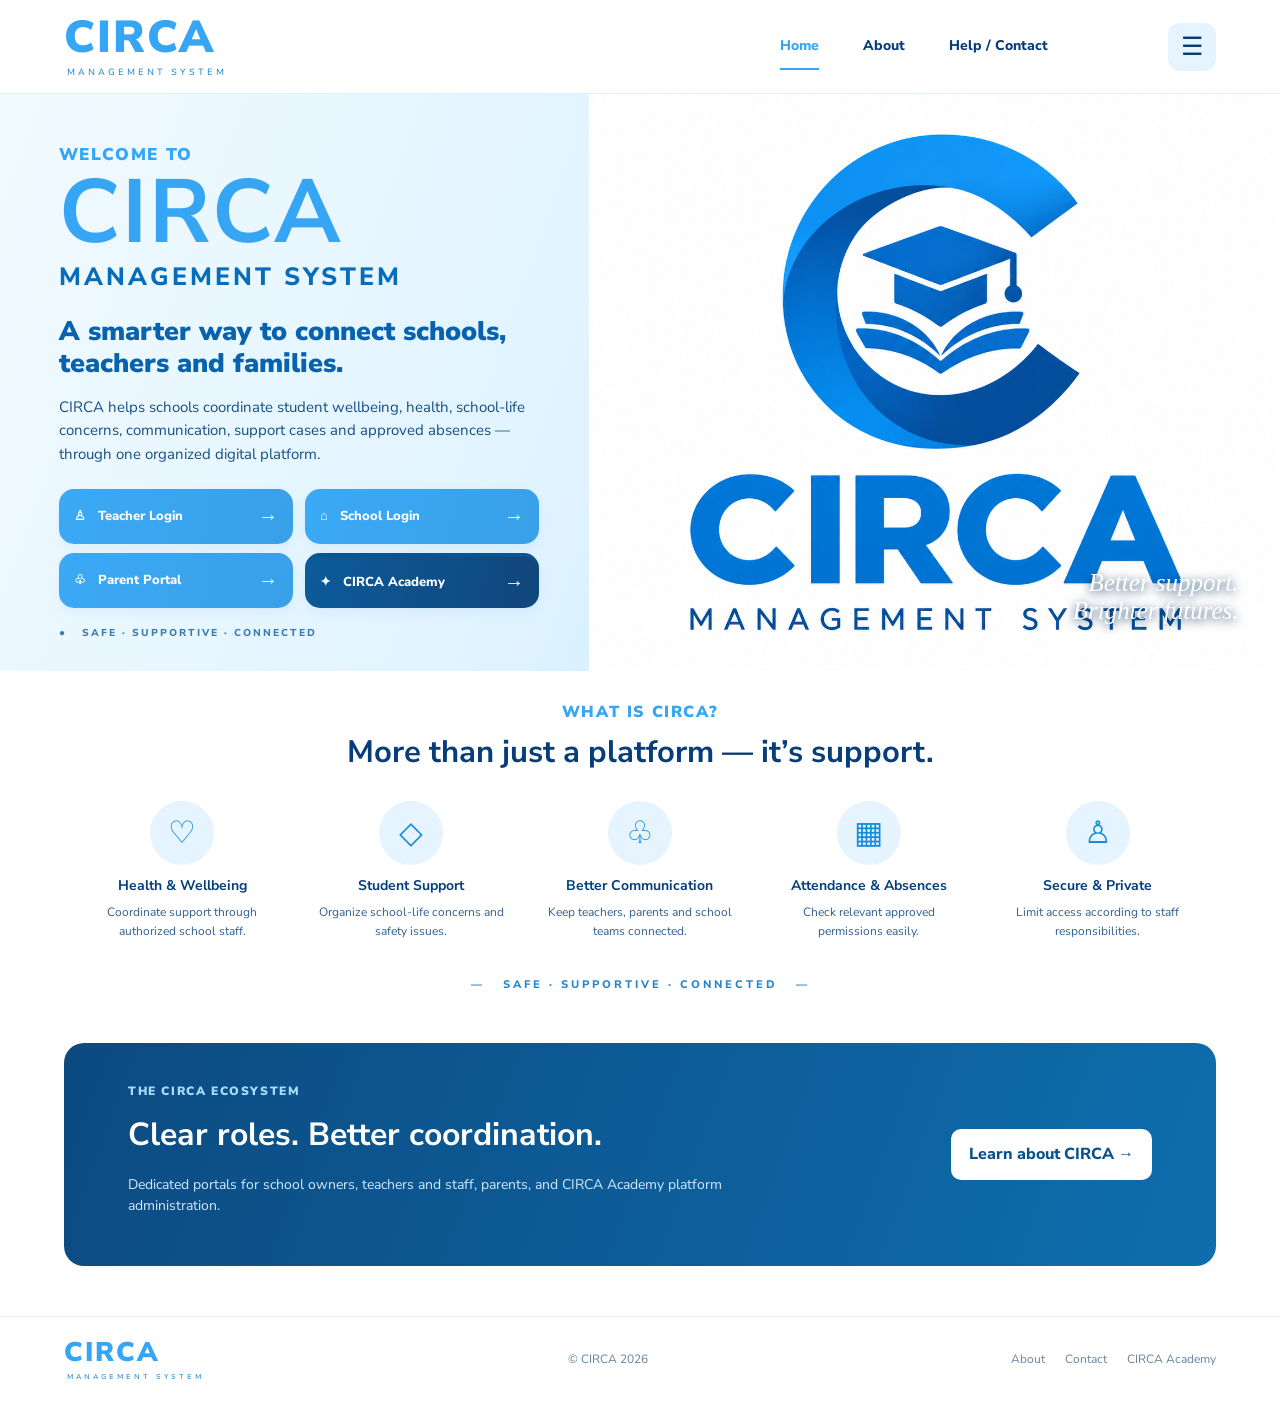
<file: index.html>
<!doctype html><html lang="en"><head><meta charset="utf-8"><meta name="viewport" content="width=device-width,initial-scale=1"><title>CIRCA — Management System</title><link rel="icon" href="assets/circa.svg"><link rel="stylesheet" href="css/styles.css"></head><body>
<header class="site-header"><a class="brand" href="index.html"><b>CIRCA</b><small>MANAGEMENT SYSTEM</small></a><nav><a class="active" href="index.html">Home</a><a href="about.html">About</a><a href="contact.html">Help / Contact</a></nav><button id="menuToggle" aria-label="Open portal menu">☰</button><div class="dropdown" id="portalDropdown"><strong>CIRCA</strong><a href="teacher-login.html">♙ &nbsp; CIRCA for Teachers <b>›</b></a><a href="school-login.html">⌂ &nbsp; CIRCA for Schools <b>›</b></a><a href="parent-login.html">♧ &nbsp; CIRCA Parent Portal <b>›</b></a><a href="academy-login.html">✦ &nbsp; CIRCA Academy <b>›</b></a></div></header>
<main><section class="hero"><div class="hero-copy"><span class="eyebrow">WELCOME TO</span><h1>CIRCA</h1><div class="subtitle">MANAGEMENT SYSTEM</div><h2>A smarter way to connect schools,<br> teachers and families.</h2><p>CIRCA helps schools coordinate student wellbeing, health, school-life concerns, communication, support cases and approved absences — through one organized digital platform.</p><div class="portal-buttons"><a href="teacher-login.html">♙ &nbsp; Teacher Login <b>→</b></a><a href="school-login.html">⌂ &nbsp; School Login <b>→</b></a><a href="parent-login.html">♧ &nbsp; Parent Portal <b>→</b></a><a class="academy" href="academy-login.html">✦ &nbsp; CIRCA Academy <b>→</b></a></div><div class="note">● &nbsp; SAFE · SUPPORTIVE · CONNECTED</div></div><div class="hero-art"><img src="assets/CIRCA Education Logo.png" alt="Illustrated school campus"><div class="caption">Better support.<br><i>Brighter futures.</i></div></div></section>
<section class="features"><span class="eyebrow">WHAT IS CIRCA?</span><h2>More than just a platform — it’s support.</h2><div class="feature-grid"><article><span>♡</span><h3>Health &amp; Wellbeing</h3><p>Coordinate support through authorized school staff.</p></article><article><span>◇</span><h3>Student Support</h3><p>Organize school-life concerns and safety issues.</p></article><article><span>♧</span><h3>Better Communication</h3><p>Keep teachers, parents and school teams connected.</p></article><article><span>▦</span><h3>Attendance &amp; Absences</h3><p>Check relevant approved permissions easily.</p></article><article><span>♙</span><h3>Secure &amp; Private</h3><p>Limit access according to staff responsibilities.</p></article></div><div class="motto">— &nbsp; SAFE · SUPPORTIVE · CONNECTED &nbsp; —</div></section><section class="callout"><div><span class="eyebrow">THE CIRCA ECOSYSTEM</span><h2>Clear roles. Better coordination.</h2><p>Dedicated portals for school owners, teachers and staff, parents, and CIRCA Academy platform administration.</p></div><a href="about.html" class="light-btn">Learn about CIRCA →</a></section></main>
<footer><a class="brand" href="index.html"><b>CIRCA</b><small>MANAGEMENT SYSTEM</small></a><span>© CIRCA 2026</span><div><a href="about.html">About</a><a href="contact.html">Contact</a><a href="academy-login.html">CIRCA Academy</a></div></footer><script src="js/main.js"></script></body></html>
</file>
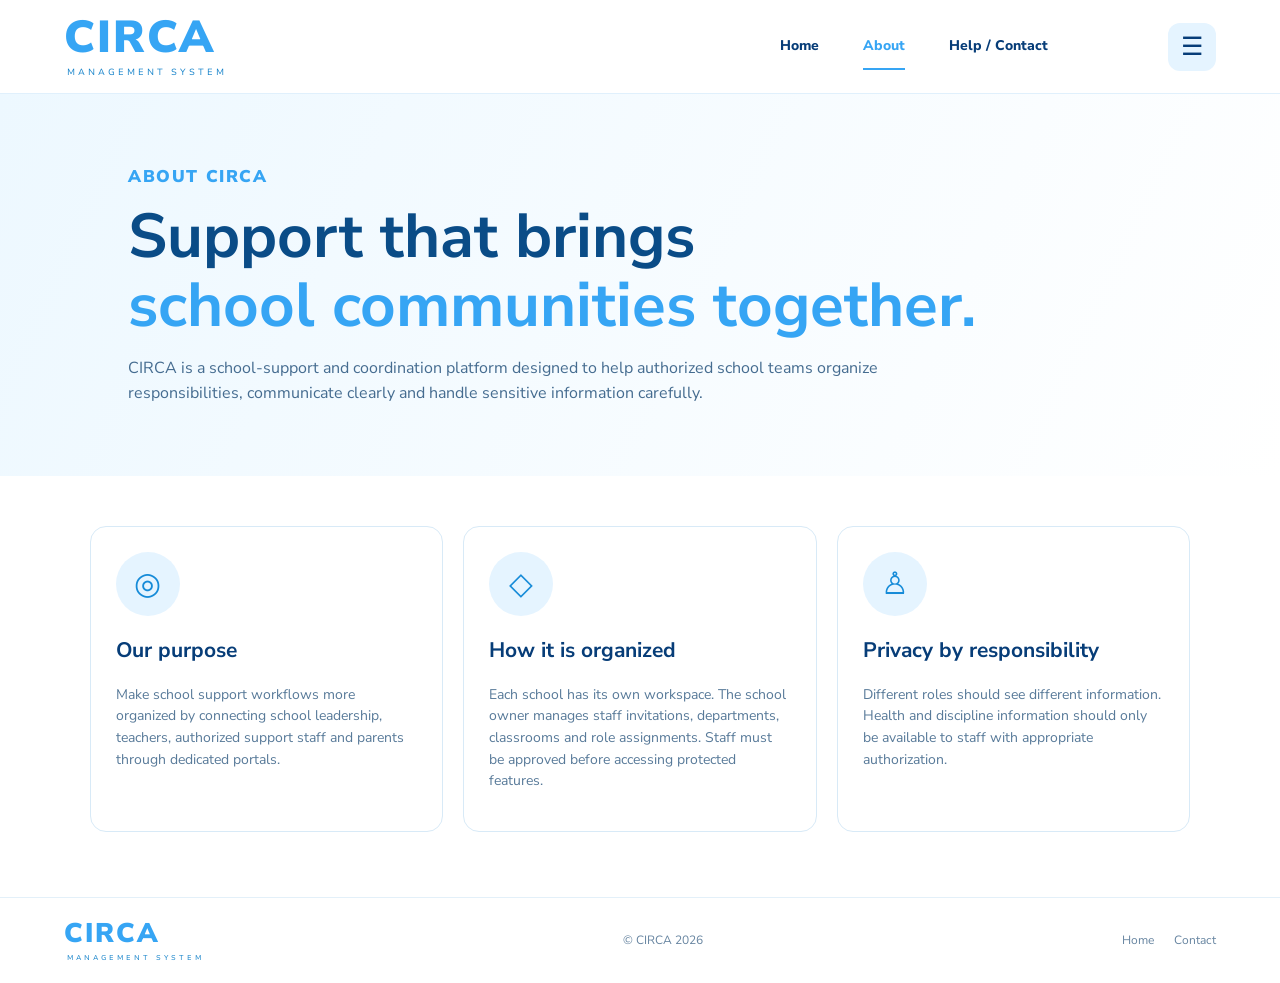
<file: about.html>
<!doctype html><html lang="en"><head><meta charset="utf-8"><meta name="viewport" content="width=device-width,initial-scale=1"><title>About CIRCA</title><link rel="stylesheet" href="css/styles.css"><link rel="icon" href="assets/circa.svg"></head><body><header class="site-header"><a class="brand" href="index.html"><b>CIRCA</b><small>MANAGEMENT SYSTEM</small></a><nav><a href="index.html">Home</a><a class="active" href="about.html">About</a><a href="contact.html">Help / Contact</a></nav><button id="menuToggle">☰</button><div class="dropdown" id="portalDropdown"><strong>CIRCA PORTALS</strong><a href="teacher-login.html">CIRCA for Teachers →</a><a href="school-login.html">CIRCA for Schools →</a><a href="parent-login.html">CIRCA Parent Portal →</a><a href="academy-login.html">CIRCA Academy →</a></div></header><section class="page-hero"><span class="eyebrow">ABOUT CIRCA</span><h1>Support that brings<br><em>school communities together.</em></h1><p>CIRCA is a school-support and coordination platform designed to help authorized school teams organize responsibilities, communicate clearly and handle sensitive information carefully.</p></section><section class="about-grid"><article><span>◎</span><h2>Our purpose</h2><p>Make school support workflows more organized by connecting school leadership, teachers, authorized support staff and parents through dedicated portals.</p></article><article><span>◇</span><h2>How it is organized</h2><p>Each school has its own workspace. The school owner manages staff invitations, departments, classrooms and role assignments. Staff must be approved before accessing protected features.</p></article><article><span>♙</span><h2>Privacy by responsibility</h2><p>Different roles should see different information. Health and discipline information should only be available to staff with appropriate authorization.</p></article></section><footer><a class="brand" href="index.html"><b>CIRCA</b><small>MANAGEMENT SYSTEM</small></a><span>© CIRCA 2026</span><div><a href="index.html">Home</a><a href="contact.html">Contact</a></div></footer><script src="js/main.js"></script></body></html>
</file>
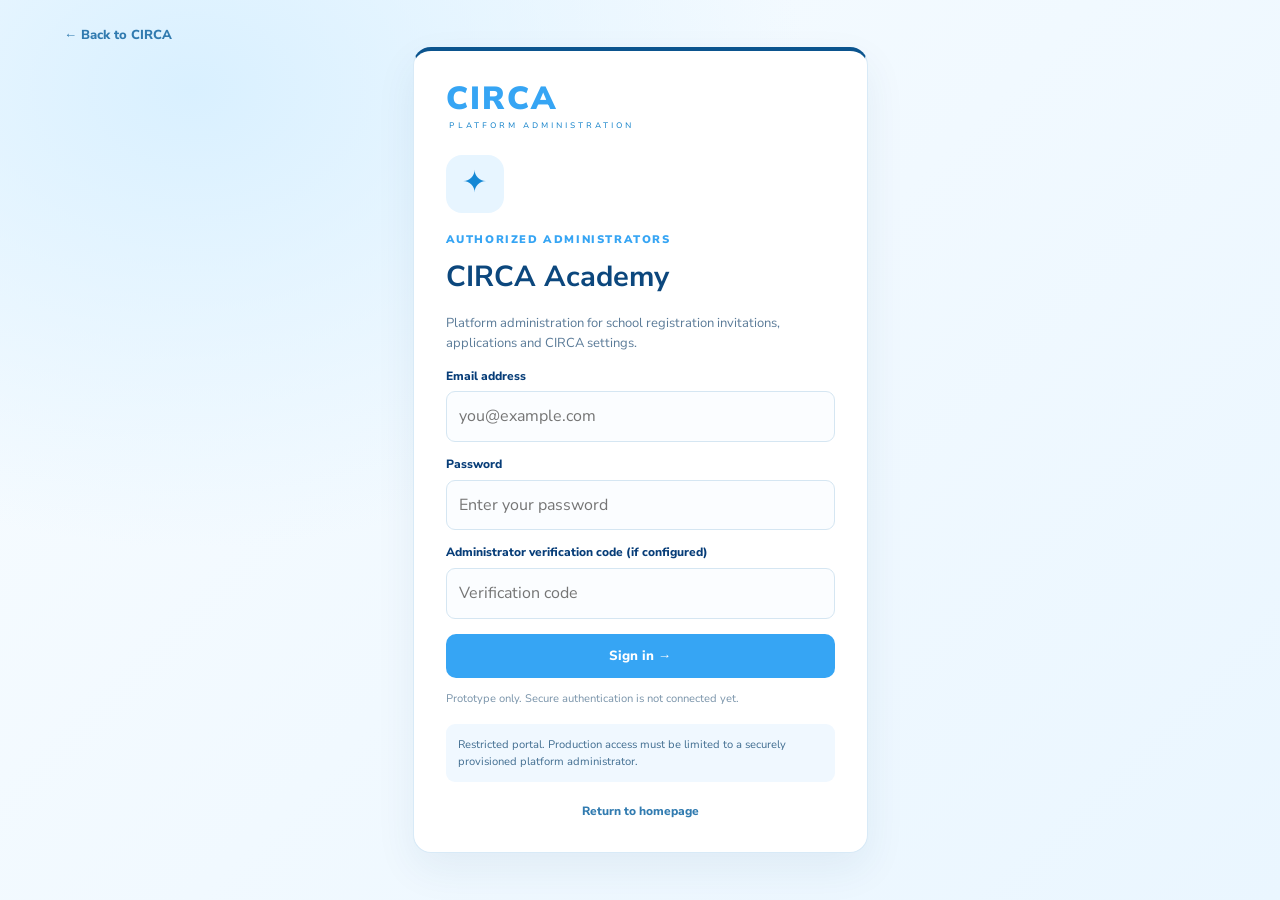
<file: academy-login.html>
<!doctype html><html lang="en"><head><meta charset="utf-8"><meta name="viewport" content="width=device-width,initial-scale=1"><title>CIRCA Academy | CIRCA</title><link rel="stylesheet" href="css/styles.css"><link rel="icon" href="assets/circa.svg"></head><body class="login-body"><a class="back-link" href="index.html">← Back to CIRCA</a><main class="login-card academy"><a class="brand" href="index.html"><b>CIRCA</b><small>PLATFORM ADMINISTRATION</small></a><div class="login-icon">✦</div><span class="eyebrow">AUTHORIZED ADMINISTRATORS</span><h1>CIRCA Academy</h1><p>Platform administration for school registration invitations, applications and CIRCA settings.</p><form data-demo-login><label>Email address</label><input type="email" required placeholder="you@example.com"><label>Password</label><input type="password" required placeholder="Enter your password"><label>Administrator verification code (if configured)</label><input type="password" placeholder="Verification code"><button class="primary-btn">Sign in →</button><small class="form-note">Prototype only. Secure authentication is not connected yet.</small><div class="login-message" aria-live="polite"></div></form><div class="tip">Restricted portal. Production access must be limited to a securely provisioned platform administrator.</div><a class="return-link" href="index.html">Return to homepage</a></main><script src="js/main.js"></script></body></html>
</file>
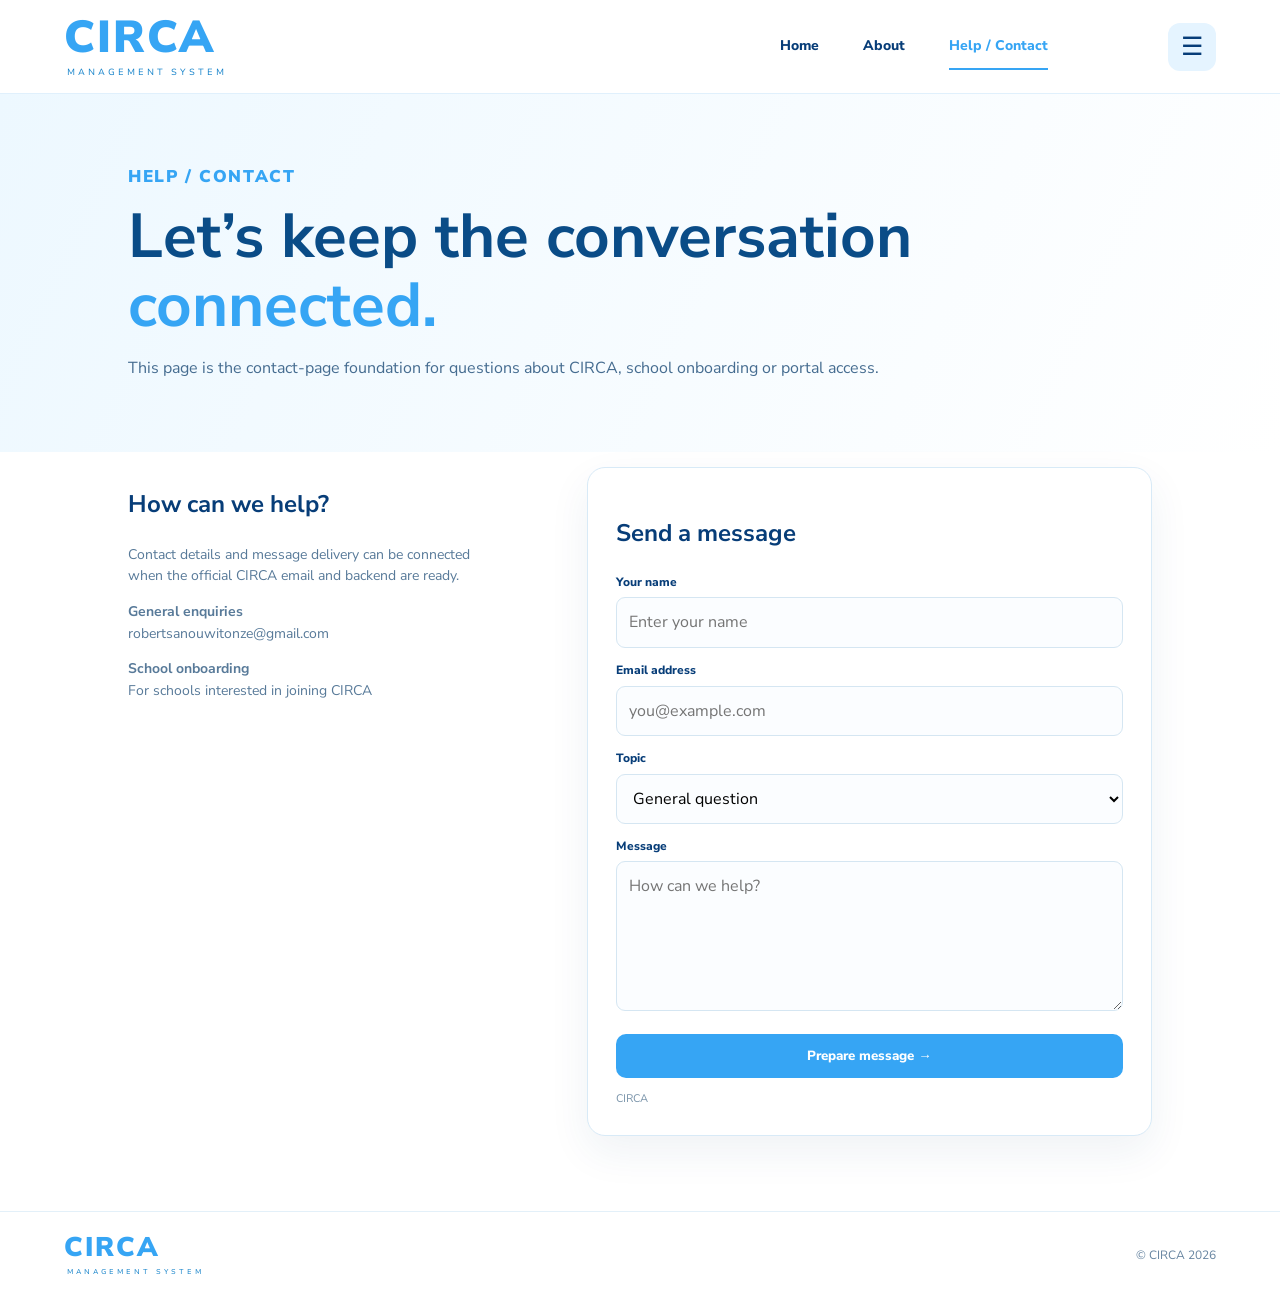
<file: contact.html>
<!doctype html><html lang="en"><head><meta charset="utf-8"><meta name="viewport" content="width=device-width,initial-scale=1"><title>Contact CIRCA</title><link rel="stylesheet" href="css/styles.css"><link rel="icon" href="assets/circa.svg"></head><body><header class="site-header"><a class="brand" href="index.html"><b>CIRCA</b><small>MANAGEMENT SYSTEM</small></a><nav><a href="index.html">Home</a><a href="about.html">About</a><a class="active" href="contact.html">Help / Contact</a></nav><button id="menuToggle">☰</button><div class="dropdown" id="portalDropdown"><strong>CIRCA PORTALS</strong><a href="teacher-login.html">CIRCA for Teachers →</a><a href="school-login.html">CIRCA for Schools →</a><a href="parent-login.html">CIRCA Parent Portal →</a><a href="academy-login.html">CIRCA Academy →</a></div></header><section class="page-hero"><span class="eyebrow">HELP / CONTACT</span><h1>Let’s keep the conversation <em>connected.</em></h1><p>This page is the contact-page foundation for questions about CIRCA, school onboarding or portal access.</p></section><section class="contact-layout"><div><h2>How can we help?</h2><p>Contact details and message delivery can be connected when the official CIRCA email and backend are ready.</p><p><b>General enquiries</b><br><a href>robertsanouwitonze@gmail.com</a></p><p><b>School onboarding</b><br>For schools interested in joining CIRCA</p></div><form id="contactForm"><h2>Send a message</h2><label>Your name</label><input required placeholder="Enter your name"><label>Email address</label><input required type="email" placeholder="you@example.com"><label>Topic</label><select><option>General question</option><option>School onboarding</option><option>Portal access</option><option>Feedback</option></select><label>Message</label><textarea required rows="5" placeholder="How can we help?"></textarea><button class="primary-btn">Prepare message →</button><small id="formNote">CIRCA</small></form></section><footer><a class="brand" href="index.html"><b>CIRCA</b><small>MANAGEMENT SYSTEM</small></a><span>© CIRCA 2026</span></footer><script src="js/main.js"></script></body></html>
</file>
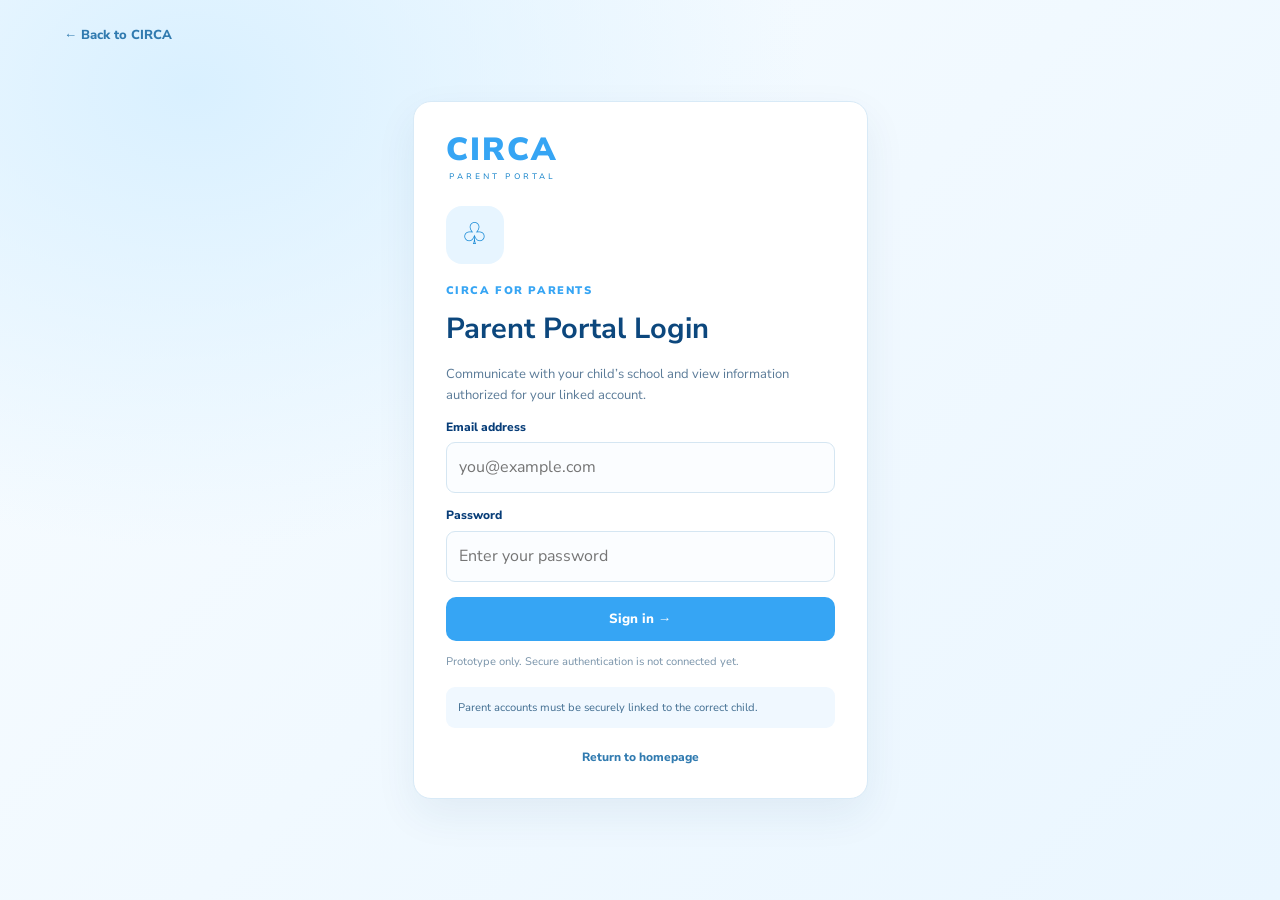
<file: parent-login.html>
<!doctype html><html lang="en"><head><meta charset="utf-8"><meta name="viewport" content="width=device-width,initial-scale=1"><title>Parent Portal Login | CIRCA</title><link rel="stylesheet" href="css/styles.css"><link rel="icon" href="assets/circa.svg"></head><body class="login-body"><a class="back-link" href="index.html">← Back to CIRCA</a><main class="login-card "><a class="brand" href="index.html"><b>CIRCA</b><small>PARENT PORTAL</small></a><div class="login-icon">♧</div><span class="eyebrow">CIRCA FOR PARENTS</span><h1>Parent Portal Login</h1><p>Communicate with your child’s school and view information authorized for your linked account.</p><form data-demo-login><label>Email address</label><input type="email" required placeholder="you@example.com"><label>Password</label><input type="password" required placeholder="Enter your password"><button class="primary-btn">Sign in →</button><small class="form-note">Prototype only. Secure authentication is not connected yet.</small><div class="login-message" aria-live="polite"></div></form><div class="tip">Parent accounts must be securely linked to the correct child.</div><a class="return-link" href="index.html">Return to homepage</a></main><script src="js/main.js"></script></body></html>
</file>
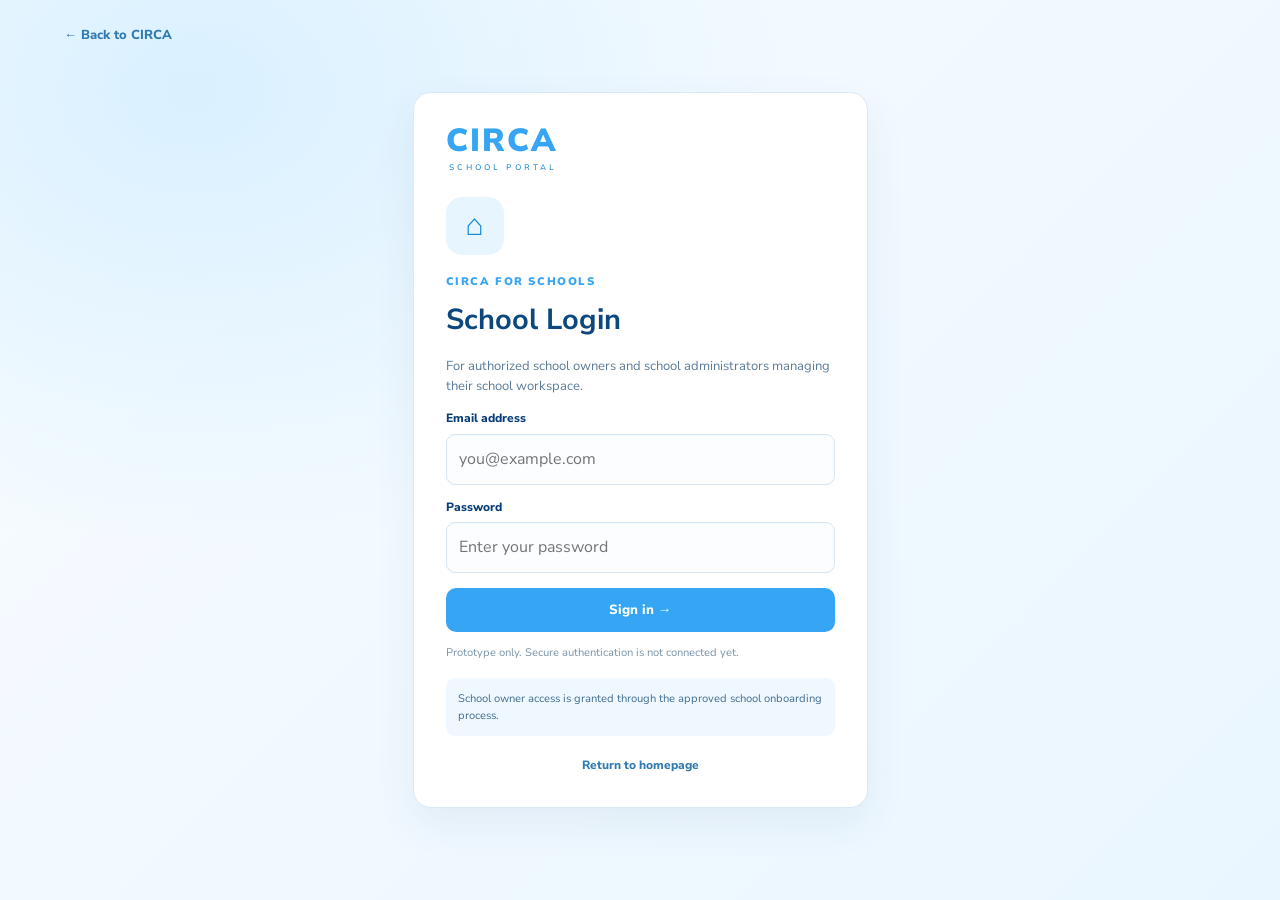
<file: school-login.html>
<!doctype html><html lang="en"><head><meta charset="utf-8"><meta name="viewport" content="width=device-width,initial-scale=1"><title>School Login | CIRCA</title><link rel="stylesheet" href="css/styles.css"><link rel="icon" href="assets/circa.svg"></head><body class="login-body"><a class="back-link" href="index.html">← Back to CIRCA</a><main class="login-card "><a class="brand" href="index.html"><b>CIRCA</b><small>SCHOOL PORTAL</small></a><div class="login-icon">⌂</div><span class="eyebrow">CIRCA FOR SCHOOLS</span><h1>School Login</h1><p>For authorized school owners and school administrators managing their school workspace.</p><form data-demo-login><label>Email address</label><input type="email" required placeholder="you@example.com"><label>Password</label><input type="password" required placeholder="Enter your password"><button class="primary-btn">Sign in →</button><small class="form-note">Prototype only. Secure authentication is not connected yet.</small><div class="login-message" aria-live="polite"></div></form><div class="tip">School owner access is granted through the approved school onboarding process.</div><a class="return-link" href="index.html">Return to homepage</a></main><script src="js/main.js"></script></body></html>
</file>
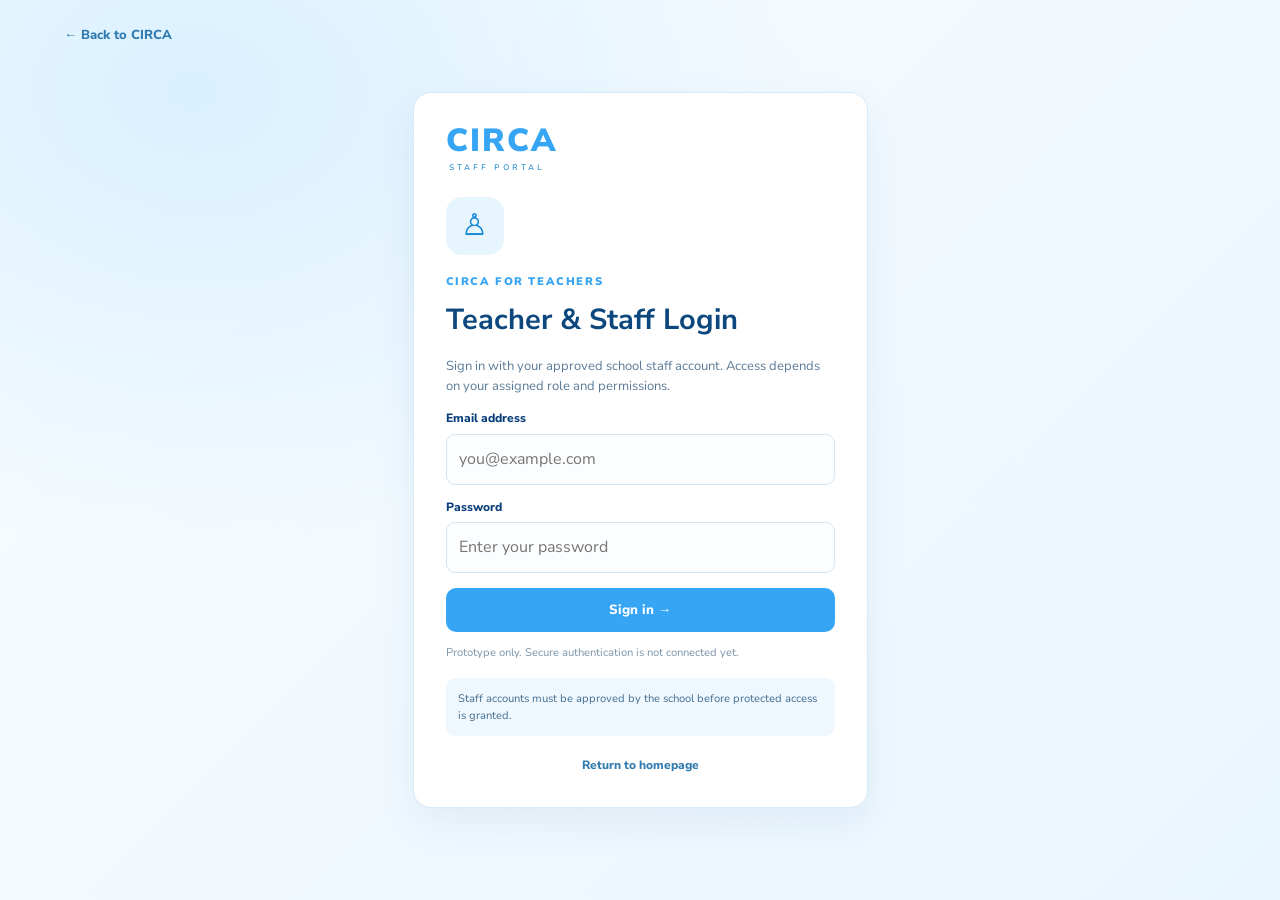
<file: teacher-login.html>
<!doctype html><html lang="en"><head><meta charset="utf-8"><meta name="viewport" content="width=device-width,initial-scale=1"><title>Teacher & Staff Login | CIRCA</title><link rel="stylesheet" href="css/styles.css"><link rel="icon" href="assets/circa.svg"></head><body class="login-body"><a class="back-link" href="index.html">← Back to CIRCA</a><main class="login-card "><a class="brand" href="index.html"><b>CIRCA</b><small>STAFF PORTAL</small></a><div class="login-icon">♙</div><span class="eyebrow">CIRCA FOR TEACHERS</span><h1>Teacher & Staff Login</h1><p>Sign in with your approved school staff account. Access depends on your assigned role and permissions.</p><form data-demo-login><label>Email address</label><input type="email" required placeholder="you@example.com"><label>Password</label><input type="password" required placeholder="Enter your password"><button class="primary-btn">Sign in →</button><small class="form-note">Prototype only. Secure authentication is not connected yet.</small><div class="login-message" aria-live="polite"></div></form><div class="tip">Staff accounts must be approved by the school before protected access is granted.</div><a class="return-link" href="index.html">Return to homepage</a></main><script src="js/main.js"></script></body></html>
</file>
<file: css/styles.css>
@import url('https://fonts.googleapis.com/css2?family=Nunito+Sans:wght@400;600;700;800;900&display=swap');:root{--b:#36a5f4;--navy:#073d78;--pale:#eaf6ff;--muted:#426b91;--line:#d8eaf7}*{box-sizing:border-box}body{margin:0;font-family:'Nunito Sans',Arial,sans-serif;color:var(--navy);line-height:1.55}a{text-decoration:none;color:inherit}.site-header{height:94px;padding:0 5%;display:flex;align-items:center;gap:28px;position:sticky;top:0;background:#ffffffef;border-bottom:1px solid #e0f0fc;z-index:10;backdrop-filter:blur(10px)}.brand{display:flex;flex-direction:column;line-height:1}.brand b{font-size:clamp(30px,3.5vw,51px);letter-spacing:2px;color:var(--b);font-weight:900}.brand small{font-size:9px;letter-spacing:3px;color:#1683ca;margin:7px 0 0 3px}.site-header nav{display:flex;gap:44px;margin-left:auto;margin-right:8%;font-size:14px;font-weight:800}.site-header nav a{padding:12px 0}.site-header nav a:hover,.site-header nav .active{color:var(--b);border-bottom:2px solid var(--b)}button{cursor:pointer}#menuToggle{border:0;background:#e5f4ff;border-radius:12px;width:48px;height:48px;font-size:25px;color:var(--navy)}.dropdown{display:none;position:absolute;right:5%;top:78px;width:280px;padding:14px;background:white;border:1px solid var(--line);border-radius:16px;box-shadow:0 14px 36px #153f6228}.dropdown.open{display:block}.dropdown strong{display:block;font-size:21px;color:var(--b);padding:0 8px 10px;border-bottom:1px solid #edf3f8}.dropdown a{display:block;padding:14px 8px;border-bottom:1px solid #edf3f8;font-size:13px}.dropdown a b{float:right;font-size:20px}.hero{display:grid;grid-template-columns:.92fr 1.08fr;min-height:555px;background:linear-gradient(110deg,#f1faff,#dff3ff 48%,#a8dcff);overflow:hidden}.hero-copy{padding:48px 0 30px 10%;align-self:center}.eyebrow{font-size:17px;letter-spacing:1.6px;color:var(--b);font-weight:900}.hero h1{font-size:clamp(68px,7vw,104px);line-height:1;margin:0;color:var(--b);letter-spacing:2px}.subtitle{font-size:clamp(17px,2vw,25px);letter-spacing:3px;font-weight:800;color:#086db8;margin-bottom:18px}.hero h2{font-size:clamp(20px,2.1vw,27px);line-height:1.2;margin:0 0 17px;font-weight:900;color:#0862ad}.hero-copy p{font-size:15px;max-width:480px;color:#164f83}.portal-buttons{display:grid;grid-template-columns:1fr 1fr;gap:9px 12px;max-width:480px;margin-top:23px}.portal-buttons a{min-height:55px;border-radius:15px;background:linear-gradient(100deg,#3ba9f5,#39a0e9);color:white;display:flex;align-items:center;padding:0 15px;font-size:13px;font-weight:800;box-shadow:0 5px 12px #1685cf12}.portal-buttons a:hover{transform:translateY(-2px)}.portal-buttons b{margin-left:auto;font-size:20px;font-weight:500}.portal-buttons .academy{background:linear-gradient(100deg,#0c5b9b,#10467b)}.note{font-size:10px;letter-spacing:2px;font-weight:800;color:#397cad;margin-top:18px}.hero-art{position:relative;min-height:555px;overflow:hidden;clip-path:ellipse(92% 88% at 70% 54%)}.hero-art img{width:100%;height:100%;position:absolute;inset:0;object-fit:cover}.caption{position:absolute;right:6%;bottom:8%;color:white;font:italic 25px Georgia;text-align:right;text-shadow:0 2px 10px #00325c}.features{text-align:center;padding:29px 6% 35px}.features>.eyebrow{font-size:16px}.features>h2{font-size:clamp(22px,2.5vw,31px);margin:3px 0 25px}.feature-grid{display:grid;grid-template-columns:repeat(5,1fr);gap:18px}.feature-grid article>span,.about-grid article>span{width:64px;height:64px;border-radius:50%;display:grid;place-items:center;background:#e5f4ff;color:#168bd8;font-size:31px;margin:0 auto 10px}.feature-grid h3{font-size:14px;margin:6px 0;color:#073d78}.feature-grid p{font-size:12px;color:#315f8e;max-width:190px;margin:auto}.motto{margin-top:36px;color:#2985c9;letter-spacing:3px;font-size:11px;font-weight:800}.callout{margin:15px 5% 50px;padding:35px 5%;border-radius:20px;background:linear-gradient(110deg,#0c4a80,#0e6eae);color:white;display:flex;align-items:center;justify-content:space-between;gap:24px}.callout .eyebrow{font-size:12px;color:#a9ddff}.callout h2{margin:7px 0;font-size:32px}.callout p{color:#d4eaff;max-width:680px;font-size:14px}.light-btn,.primary-btn{display:inline-block;border:0;border-radius:10px;padding:13px 18px;font-weight:800;font-family:inherit}.light-btn{background:#fff;color:#0b528c;white-space:nowrap}.primary-btn{background:var(--b);color:#fff;width:100%;margin-top:15px}footer{padding:22px 5%;border-top:1px solid #e3f0f9;display:flex;align-items:center;justify-content:space-between;gap:18px;color:#6684a0;font-size:12px}footer .brand b{font-size:27px}footer .brand small{font-size:7px}footer>div{display:flex;gap:20px}.page-hero{padding:70px 10% 55px;background:linear-gradient(115deg,#edf8ff,#fff)}.page-hero h1{font-size:clamp(38px,5vw,62px);line-height:1.1;margin:13px 0;color:#0a4c87}.page-hero h1 em{font-style:normal;color:var(--b)}.page-hero p{max-width:760px;color:#456c90}.about-grid{padding:50px 7% 65px;display:grid;grid-template-columns:repeat(3,1fr);gap:20px}.about-grid article{border:1px solid var(--line);border-radius:16px;padding:25px}.about-grid article>span{margin:0 0 15px}.about-grid h2{font-size:21px}.about-grid p,.contact-layout p{font-size:14px;color:#587a99}.contact-layout{padding:15px 10% 75px;display:grid;grid-template-columns:.8fr 1.2fr;gap:8%}.contact-layout form,.login-card{border:1px solid var(--line);border-radius:18px;padding:28px;box-shadow:0 16px 42px #174d7612;background:white}.contact-layout label,.login-card label{display:block;font-size:12px;font-weight:800;margin:13px 0 6px}.contact-layout input,.contact-layout select,.contact-layout textarea,.login-card input{width:100%;padding:12px;border:1px solid #d5e6f2;border-radius:9px;font:inherit;background:#fbfdff}.contact-layout small,.form-note{display:block;font-size:11px;color:#7a94aa;margin-top:12px}.login-body{min-height:100vh;display:grid;place-items:center;padding:35px 18px;background:radial-gradient(ellipse at 15% 10%,#d9f0ff,transparent 40%),linear-gradient(135deg,#f8fcff,#eaf6ff)}.back-link{position:absolute;top:25px;left:5%;font-size:13px;color:#317bb0;font-weight:800}.login-card{width:min(455px,100%);padding:32px}.login-card .brand b{font-size:32px}.login-card .brand small{font-size:8px}.login-icon{margin:25px 0 13px;width:58px;height:58px;border-radius:16px;background:#e7f5ff;display:grid;place-items:center;color:#1588d5;font-size:30px}.login-card .eyebrow{font-size:11px}.login-card h1{font-size:29px;margin:5px 0;color:#0c477d}.login-card>p{font-size:13px;color:#5b7b98}.tip{padding:12px;background:#f0f8ff;border-radius:9px;font-size:11px;color:#426e91;margin-top:17px}.return-link{display:block;text-align:center;margin-top:20px;font-size:12px;color:#317bb0;font-weight:800}.login-message{font-size:12px;color:#8a541c}.academy{border-top:4px solid #0b548e}@media(max-width:900px){.site-header{padding:0 4%}.site-header nav{gap:22px;margin-right:3%}.hero-copy{padding-left:6%}.feature-grid{gap:9px}.feature-grid p{font-size:11px}}@media(max-width:700px){.site-header{height:78px}.site-header nav{display:none}.hero{grid-template-columns:1fr}.hero-copy{padding:36px 7% 25px}.hero h1{font-size:72px}.hero-art{min-height:330px;clip-path:none;border-radius:30% 0 0 0}.portal-buttons{max-width:550px}.feature-grid{grid-template-columns:repeat(2,1fr);gap:24px 12px}.feature-grid article:last-child{grid-column:1/-1}.callout{flex-direction:column;align-items:flex-start}.about-grid,.contact-layout{grid-template-columns:1fr;padding-left:6%;padding-right:6%}footer{flex-wrap:wrap}.page-hero{padding:50px 7% 35px}}@media(max-width:420px){.portal-buttons{grid-template-columns:1fr}.hero h1{font-size:63px}.subtitle{font-size:17px}.feature-grid{grid-template-columns:1fr}.feature-grid article:last-child{grid-column:auto}.login-card{padding:24px 20px}}
</file>
